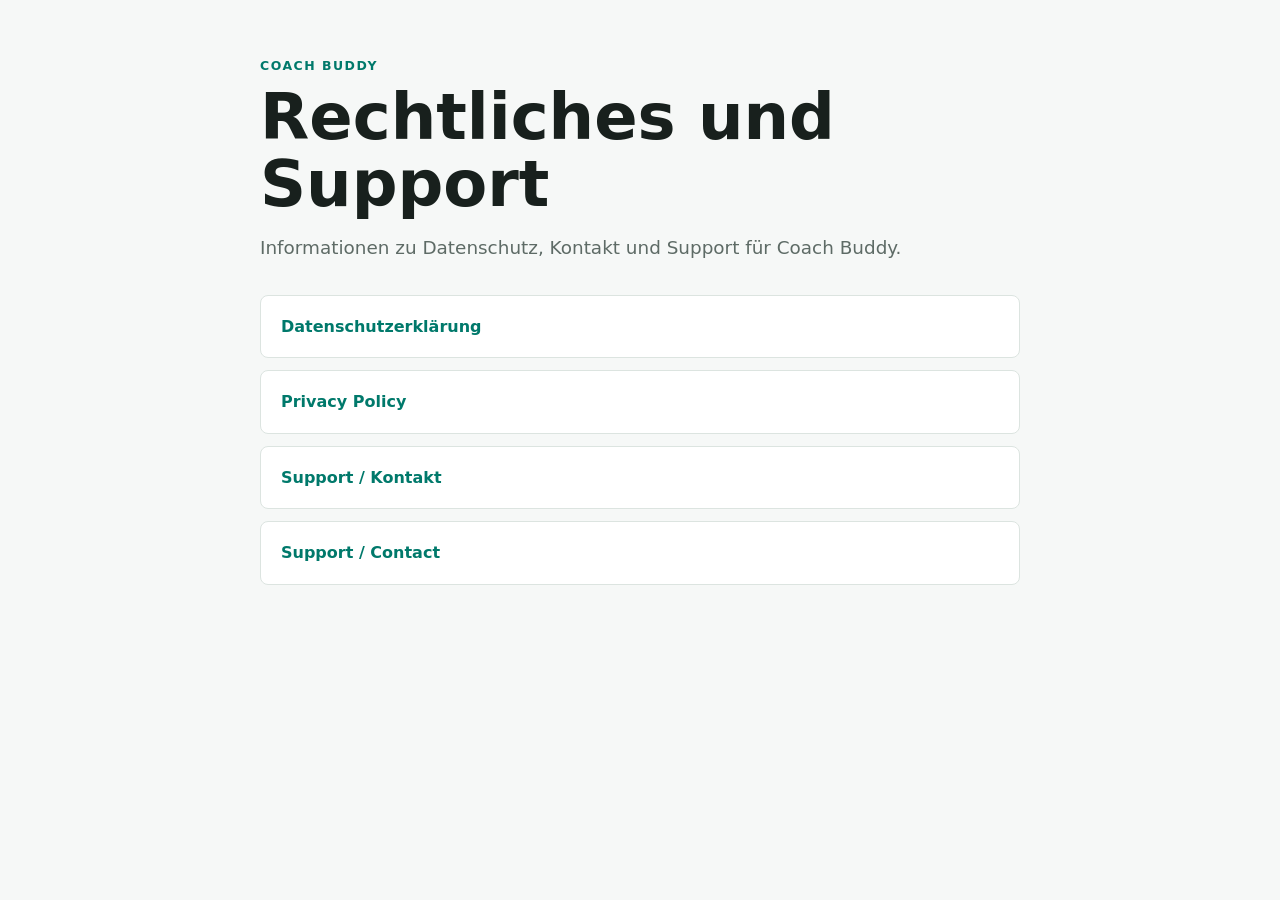
<file: index.html>
<!doctype html>
<html lang="de">
  <head>
    <meta charset="utf-8" />
    <meta name="viewport" content="width=device-width, initial-scale=1" />
    <title>Coach Buddy</title>
    <link rel="stylesheet" href="./styles.css" />
  </head>
  <body>
    <main class="page">
      <p class="eyebrow">Coach Buddy</p>
      <h1>Rechtliches und Support</h1>
      <p class="lead">
        Informationen zu Datenschutz, Kontakt und Support für Coach Buddy.
      </p>

      <nav class="link-list" aria-label="Rechtliche Seiten">
        <a href="./privacy.html">Datenschutzerklärung</a>
        <a href="./privacy-en.html">Privacy Policy</a>
        <a href="./support.html">Support / Kontakt</a>
        <a href="./support-en.html">Support / Contact</a>
      </nav>
    </main>
  </body>
</html>
</file>
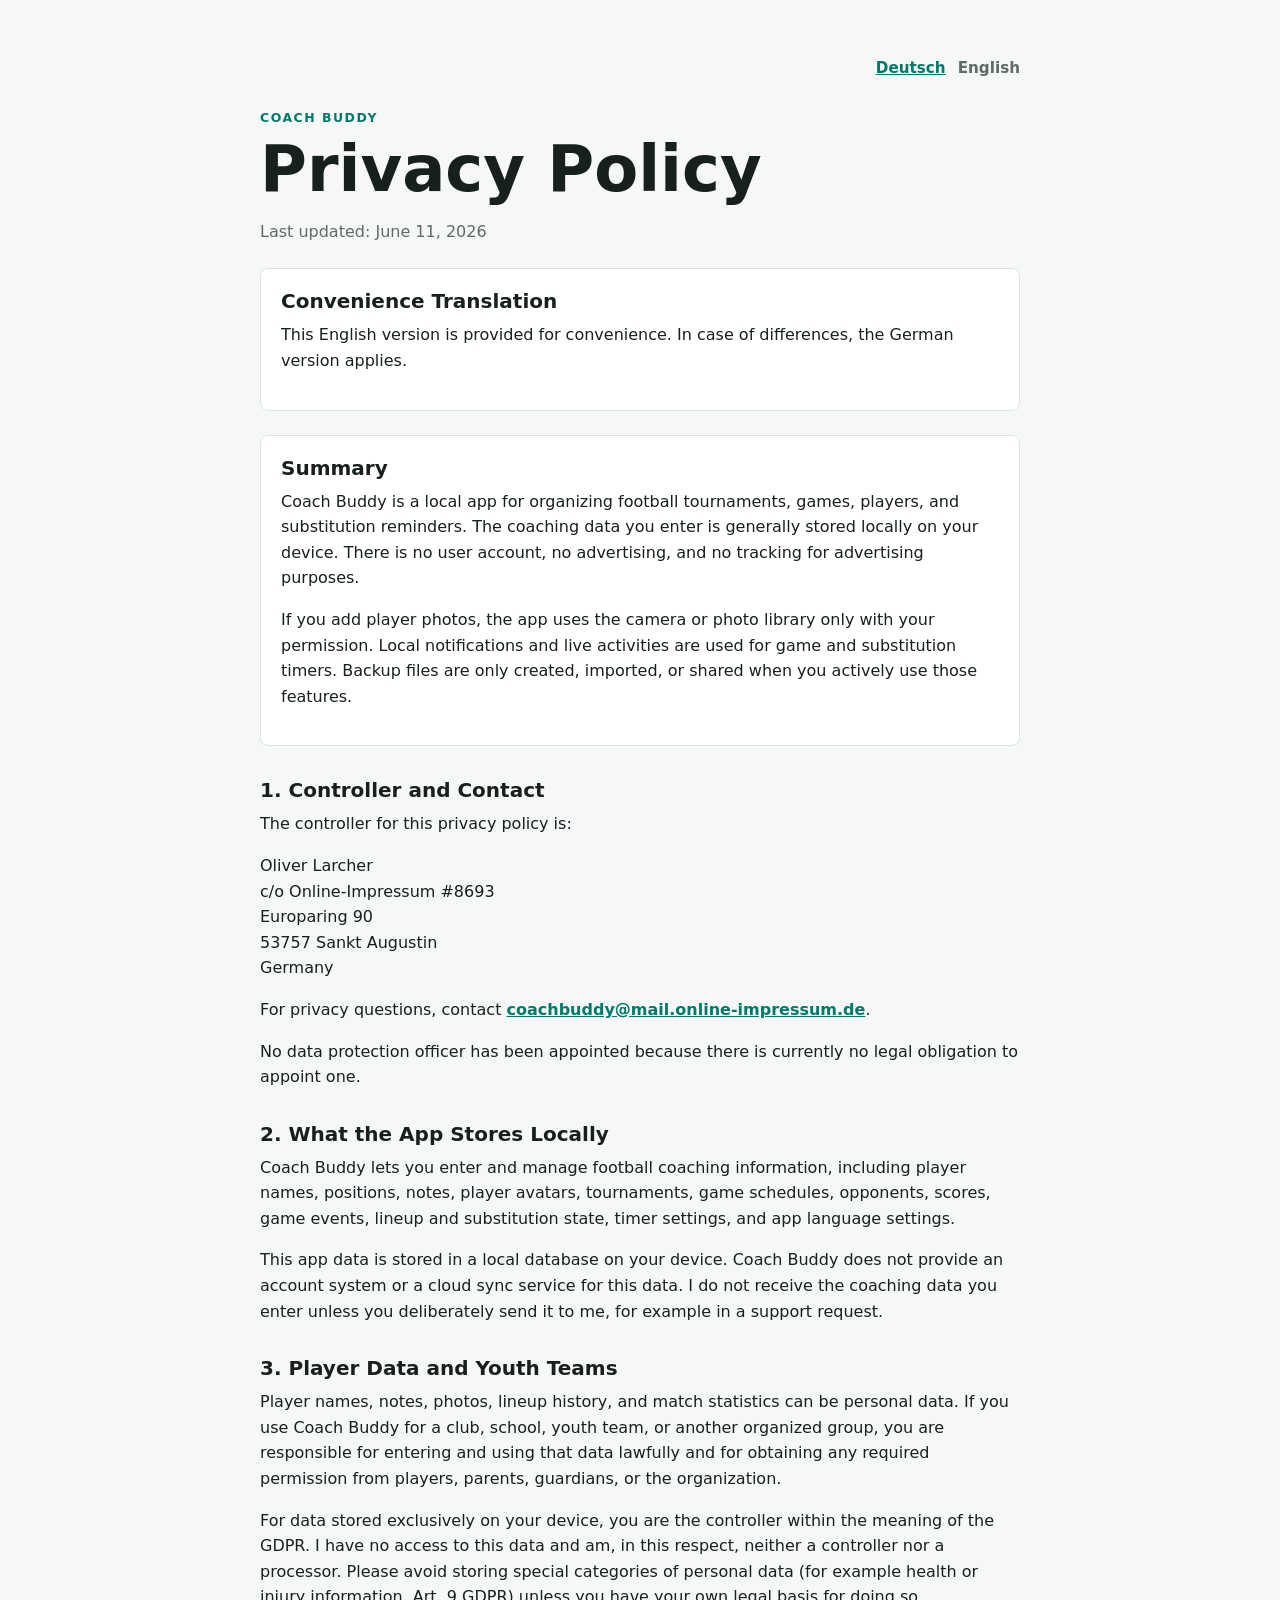
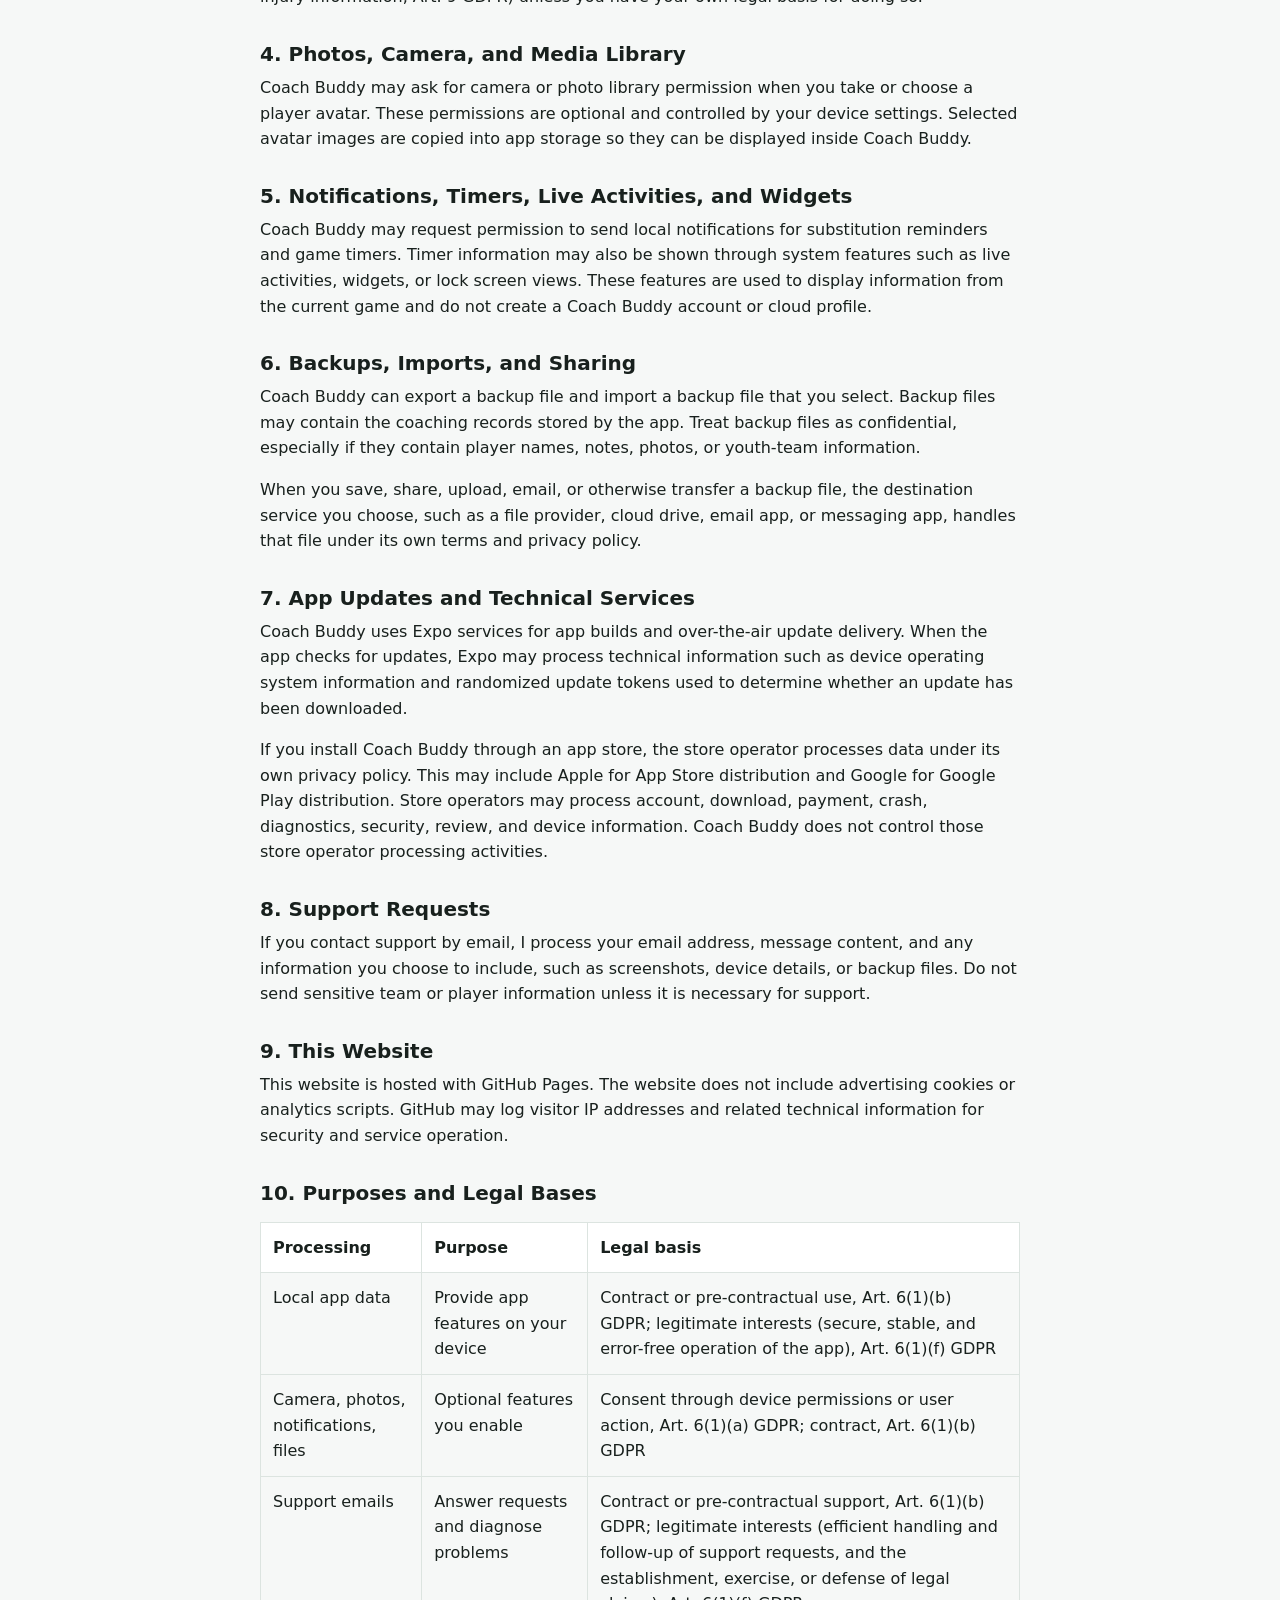
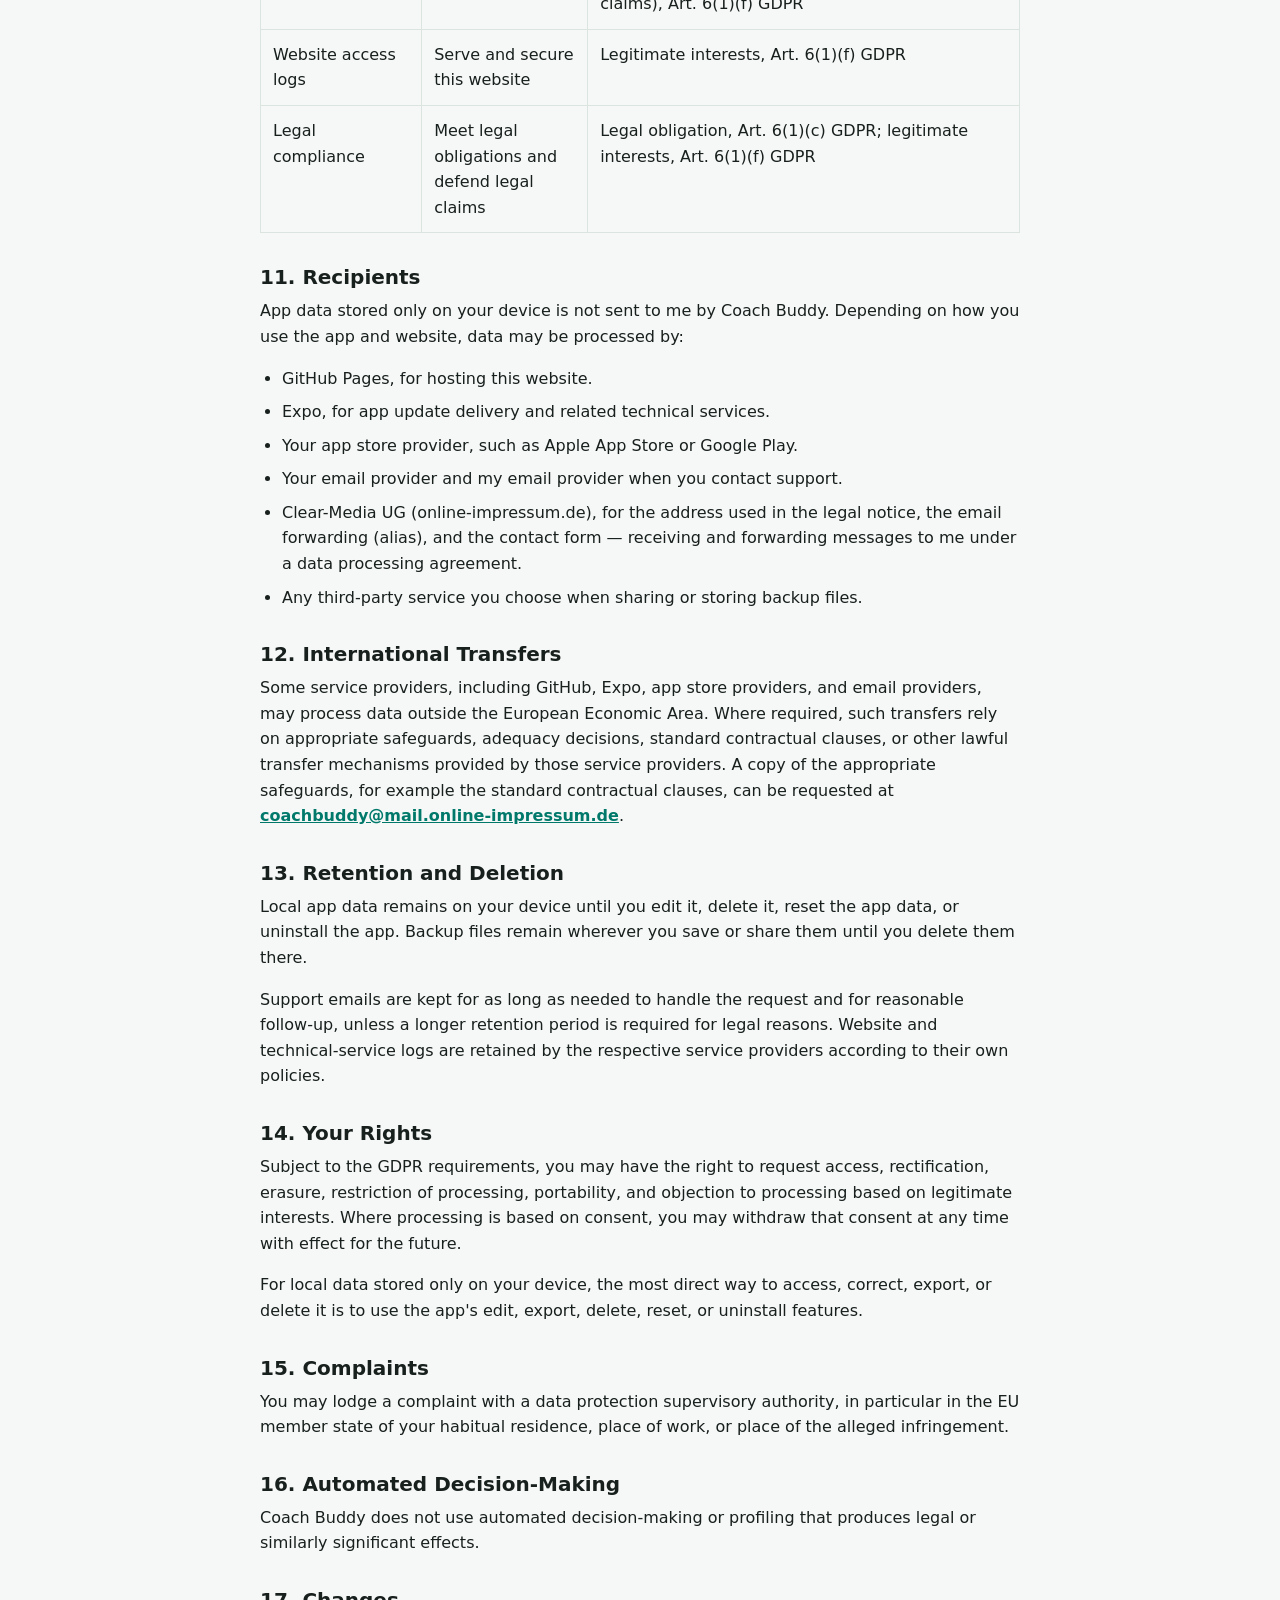
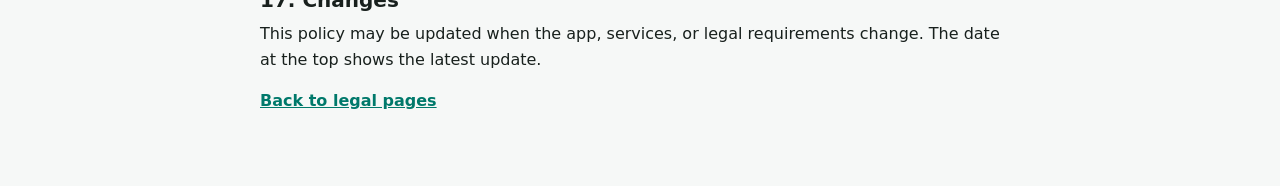
<file: privacy-en.html>
<!doctype html>
<html lang="en">
  <head>
    <meta charset="utf-8" />
    <meta name="viewport" content="width=device-width, initial-scale=1" />
    <title>Privacy Policy - Coach Buddy</title>
    <link rel="stylesheet" href="./styles.css" />
  </head>
  <body>
    <main class="page">
      <nav class="language-switch" aria-label="Language">
        <a href="./privacy.html" lang="de">Deutsch</a>
        <span>English</span>
      </nav>

      <p class="eyebrow">Coach Buddy</p>
      <h1>Privacy Policy</h1>
      <p class="updated">Last updated: June 11, 2026</p>

      <section class="notice">
        <h2>Convenience Translation</h2>
        <p>
          This English version is provided for convenience. In case of
          differences, the German version applies.
        </p>
      </section>

      <section class="notice">
        <h2>Summary</h2>
        <p>
          Coach Buddy is a local app for organizing football tournaments, games,
          players, and substitution reminders. The coaching data you enter is
          generally stored locally on your device. There is no user account, no
          advertising, and no tracking for advertising purposes.
        </p>
        <p>
          If you add player photos, the app uses the camera or photo library only
          with your permission. Local notifications and live activities are used
          for game and substitution timers. Backup files are only created,
          imported, or shared when you actively use those features.
        </p>
      </section>

      <h2>1. Controller and Contact</h2>
      <p>The controller for this privacy policy is:</p>
      <p>
        Oliver Larcher<br />
        c/o Online-Impressum #8693<br />
        Europaring 90<br />
        53757 Sankt Augustin<br />
        Germany
      </p>
      <p>
        For privacy questions, contact
        <a href="mailto:coachbuddy@mail.online-impressum.de">coachbuddy@mail.online-impressum.de</a>.
      </p>
      <p>
        No data protection officer has been appointed because there is currently
        no legal obligation to appoint one.
      </p>

      <h2>2. What the App Stores Locally</h2>
      <p>
        Coach Buddy lets you enter and manage football coaching information,
        including player names, positions, notes, player avatars, tournaments,
        game schedules, opponents, scores, game events, lineup and substitution
        state, timer settings, and app language settings.
      </p>
      <p>
        This app data is stored in a local database on your device. Coach Buddy
        does not provide an account system or a cloud sync service for this data.
        I do not receive the coaching data you enter unless you deliberately send
        it to me, for example in a support request.
      </p>

      <h2>3. Player Data and Youth Teams</h2>
      <p>
        Player names, notes, photos, lineup history, and match statistics can be
        personal data. If you use Coach Buddy for a club, school, youth team, or
        another organized group, you are responsible for entering and using that
        data lawfully and for obtaining any required permission from players,
        parents, guardians, or the organization.
      </p>
      <p>
        For data stored exclusively on your device, you are the controller within
        the meaning of the GDPR. I have no access to this data and am, in this
        respect, neither a controller nor a processor. Please avoid storing
        special categories of personal data (for example health or injury
        information, Art. 9 GDPR) unless you have your own legal basis for doing
        so.
      </p>

      <h2>4. Photos, Camera, and Media Library</h2>
      <p>
        Coach Buddy may ask for camera or photo library permission when you take
        or choose a player avatar. These permissions are optional and controlled
        by your device settings. Selected avatar images are copied into app
        storage so they can be displayed inside Coach Buddy.
      </p>

      <h2>5. Notifications, Timers, Live Activities, and Widgets</h2>
      <p>
        Coach Buddy may request permission to send local notifications for
        substitution reminders and game timers. Timer information may also be
        shown through system features such as live activities, widgets, or lock
        screen views. These features are used to display information from the
        current game and do not create a Coach Buddy account or cloud profile.
      </p>

      <h2>6. Backups, Imports, and Sharing</h2>
      <p>
        Coach Buddy can export a backup file and import a backup file that you
        select. Backup files may contain the coaching records stored by the app.
        Treat backup files as confidential, especially if they contain player
        names, notes, photos, or youth-team information.
      </p>
      <p>
        When you save, share, upload, email, or otherwise transfer a backup file,
        the destination service you choose, such as a file provider, cloud drive,
        email app, or messaging app, handles that file under its own terms and
        privacy policy.
      </p>

      <h2>7. App Updates and Technical Services</h2>
      <p>
        Coach Buddy uses Expo services for app builds and over-the-air update
        delivery. When the app checks for updates, Expo may process technical
        information such as device operating system information and randomized
        update tokens used to determine whether an update has been downloaded.
      </p>
      <p>
        If you install Coach Buddy through an app store, the store operator
        processes data under its own privacy policy. This may include Apple for
        App Store distribution and Google for Google Play distribution. Store
        operators may process account, download, payment, crash, diagnostics,
        security, review, and device information. Coach Buddy does not control
        those store operator processing activities.
      </p>

      <h2>8. Support Requests</h2>
      <p>
        If you contact support by email, I process your email address, message
        content, and any information you choose to include, such as screenshots,
        device details, or backup files. Do not send sensitive team or player
        information unless it is necessary for support.
      </p>

      <h2>9. This Website</h2>
      <p>
        This website is hosted with GitHub Pages. The website does not include
        advertising cookies or analytics scripts. GitHub may log visitor IP
        addresses and related technical information for security and service
        operation.
      </p>

      <h2>10. Purposes and Legal Bases</h2>
      <table>
        <thead>
          <tr>
            <th>Processing</th>
            <th>Purpose</th>
            <th>Legal basis</th>
          </tr>
        </thead>
        <tbody>
          <tr>
            <td data-label="Processing">Local app data</td>
            <td data-label="Purpose">Provide app features on your device</td>
            <td data-label="Legal basis">Contract or pre-contractual use, Art. 6(1)(b) GDPR; legitimate interests (secure, stable, and error-free operation of the app), Art. 6(1)(f) GDPR</td>
          </tr>
          <tr>
            <td data-label="Processing">Camera, photos, notifications, files</td>
            <td data-label="Purpose">Optional features you enable</td>
            <td data-label="Legal basis">Consent through device permissions or user action, Art. 6(1)(a) GDPR; contract, Art. 6(1)(b) GDPR</td>
          </tr>
          <tr>
            <td data-label="Processing">Support emails</td>
            <td data-label="Purpose">Answer requests and diagnose problems</td>
            <td data-label="Legal basis">Contract or pre-contractual support, Art. 6(1)(b) GDPR; legitimate interests (efficient handling and follow-up of support requests, and the establishment, exercise, or defense of legal claims), Art. 6(1)(f) GDPR</td>
          </tr>
          <tr>
            <td data-label="Processing">Website access logs</td>
            <td data-label="Purpose">Serve and secure this website</td>
            <td data-label="Legal basis">Legitimate interests, Art. 6(1)(f) GDPR</td>
          </tr>
          <tr>
            <td data-label="Processing">Legal compliance</td>
            <td data-label="Purpose">Meet legal obligations and defend legal claims</td>
            <td data-label="Legal basis">Legal obligation, Art. 6(1)(c) GDPR; legitimate interests, Art. 6(1)(f) GDPR</td>
          </tr>
        </tbody>
      </table>

      <h2>11. Recipients</h2>
      <p>
        App data stored only on your device is not sent to me by Coach Buddy.
        Depending on how you use the app and website, data may be processed by:
      </p>
      <ul>
        <li>GitHub Pages, for hosting this website.</li>
        <li>Expo, for app update delivery and related technical services.</li>
        <li>Your app store provider, such as Apple App Store or Google Play.</li>
        <li>Your email provider and my email provider when you contact support.</li>
        <li>
          Clear-Media UG (online-impressum.de), for the address used in the legal
          notice, the email forwarding (alias), and the contact form — receiving
          and forwarding messages to me under a data processing agreement.
        </li>
        <li>Any third-party service you choose when sharing or storing backup files.</li>
      </ul>

      <h2>12. International Transfers</h2>
      <p>
        Some service providers, including GitHub, Expo, app store providers, and
        email providers, may process data outside the European Economic Area.
        Where required, such transfers rely on appropriate safeguards, adequacy
        decisions, standard contractual clauses, or other lawful transfer
        mechanisms provided by those service providers. A copy of the
        appropriate safeguards, for example the standard contractual clauses,
        can be requested at
        <a href="mailto:coachbuddy@mail.online-impressum.de">coachbuddy@mail.online-impressum.de</a>.
      </p>

      <h2>13. Retention and Deletion</h2>
      <p>
        Local app data remains on your device until you edit it, delete it, reset
        the app data, or uninstall the app. Backup files remain wherever you save
        or share them until you delete them there.
      </p>
      <p>
        Support emails are kept for as long as needed to handle the request and
        for reasonable follow-up, unless a longer retention period is required
        for legal reasons. Website and technical-service logs are retained by the
        respective service providers according to their own policies.
      </p>

      <h2>14. Your Rights</h2>
      <p>
        Subject to the GDPR requirements, you may have the right to request
        access, rectification, erasure, restriction of processing, portability,
        and objection to processing based on legitimate interests. Where
        processing is based on consent, you may withdraw that consent at any time
        with effect for the future.
      </p>
      <p>
        For local data stored only on your device, the most direct way to access,
        correct, export, or delete it is to use the app's edit, export, delete,
        reset, or uninstall features.
      </p>

      <h2>15. Complaints</h2>
      <p>
        You may lodge a complaint with a data protection supervisory authority,
        in particular in the EU member state of your habitual residence, place of
        work, or place of the alleged infringement.
      </p>

      <h2>16. Automated Decision-Making</h2>
      <p>
        Coach Buddy does not use automated decision-making or profiling that
        produces legal or similarly significant effects.
      </p>

      <h2>17. Changes</h2>
      <p>
        This policy may be updated when the app, services, or legal requirements
        change. The date at the top shows the latest update.
      </p>

      <p class="back-link"><a href="./index.html">Back to legal pages</a></p>
    </main>
  </body>
</html>
</file>
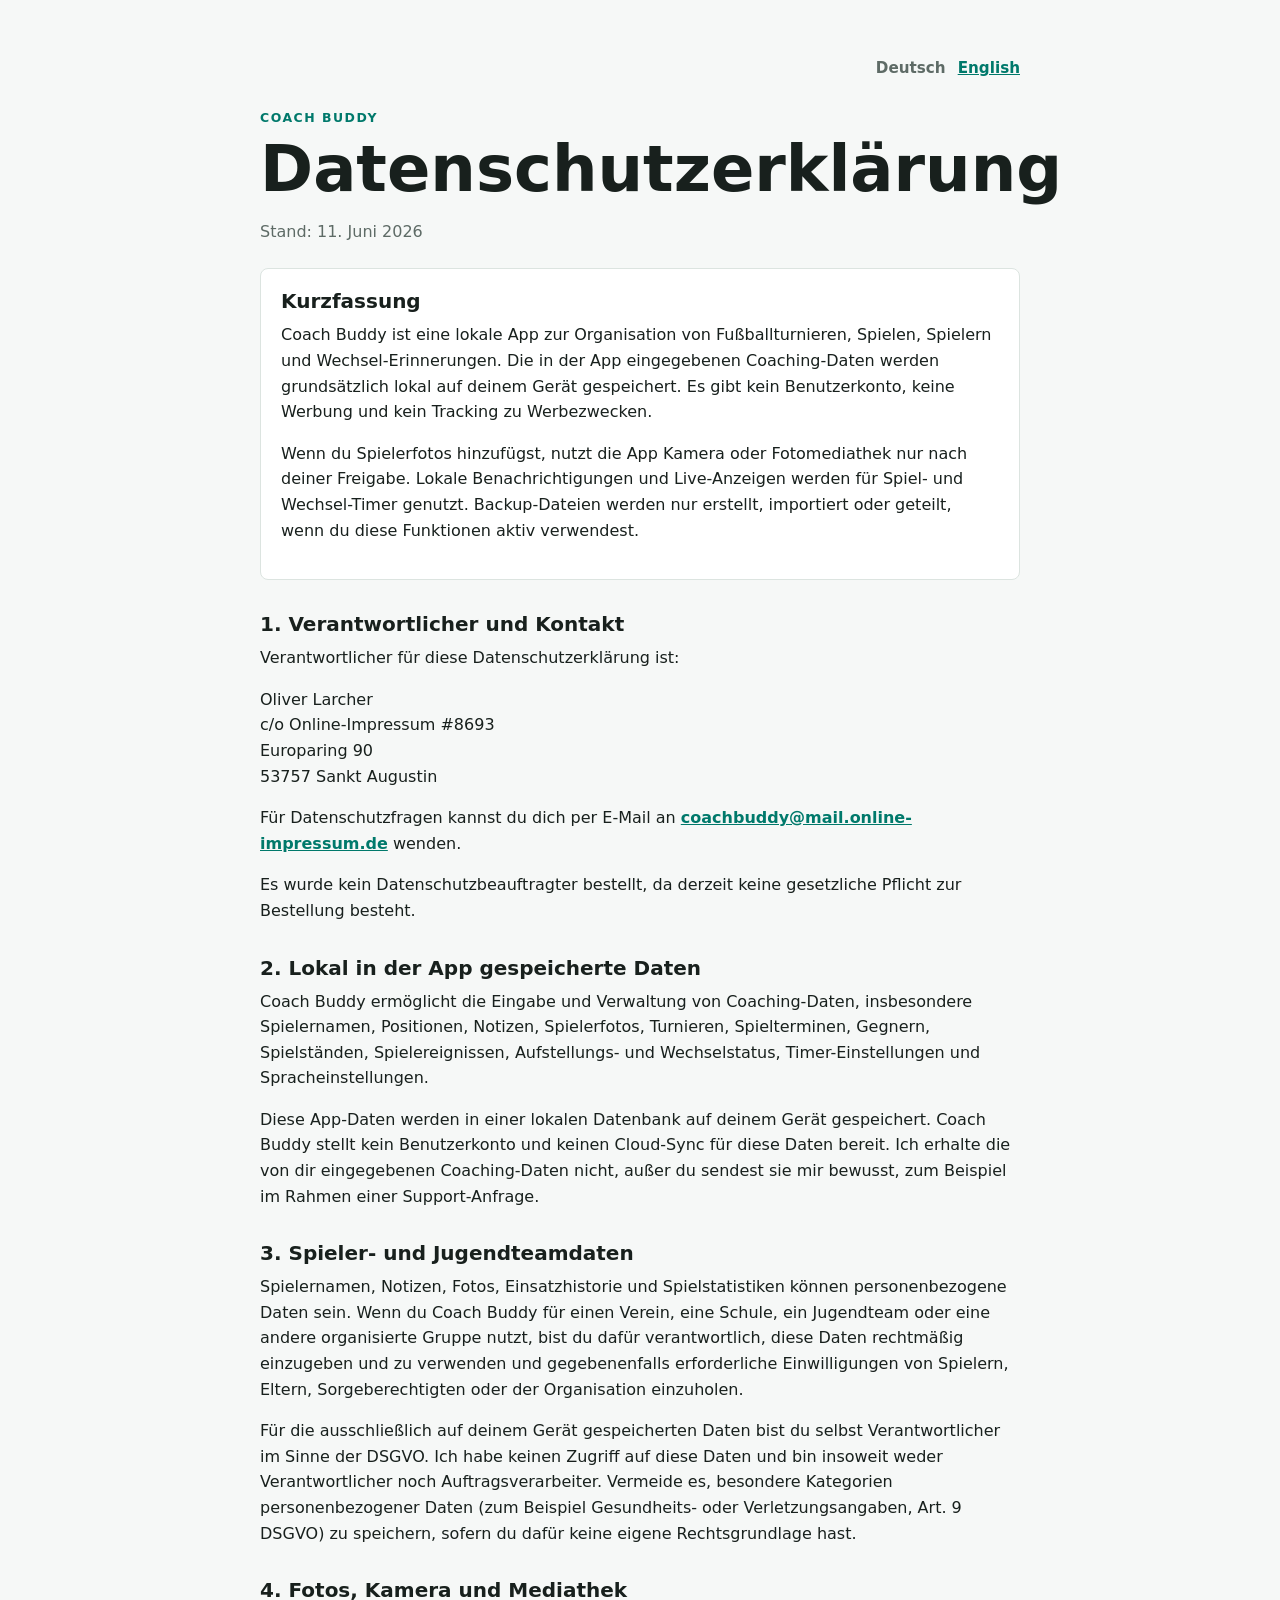
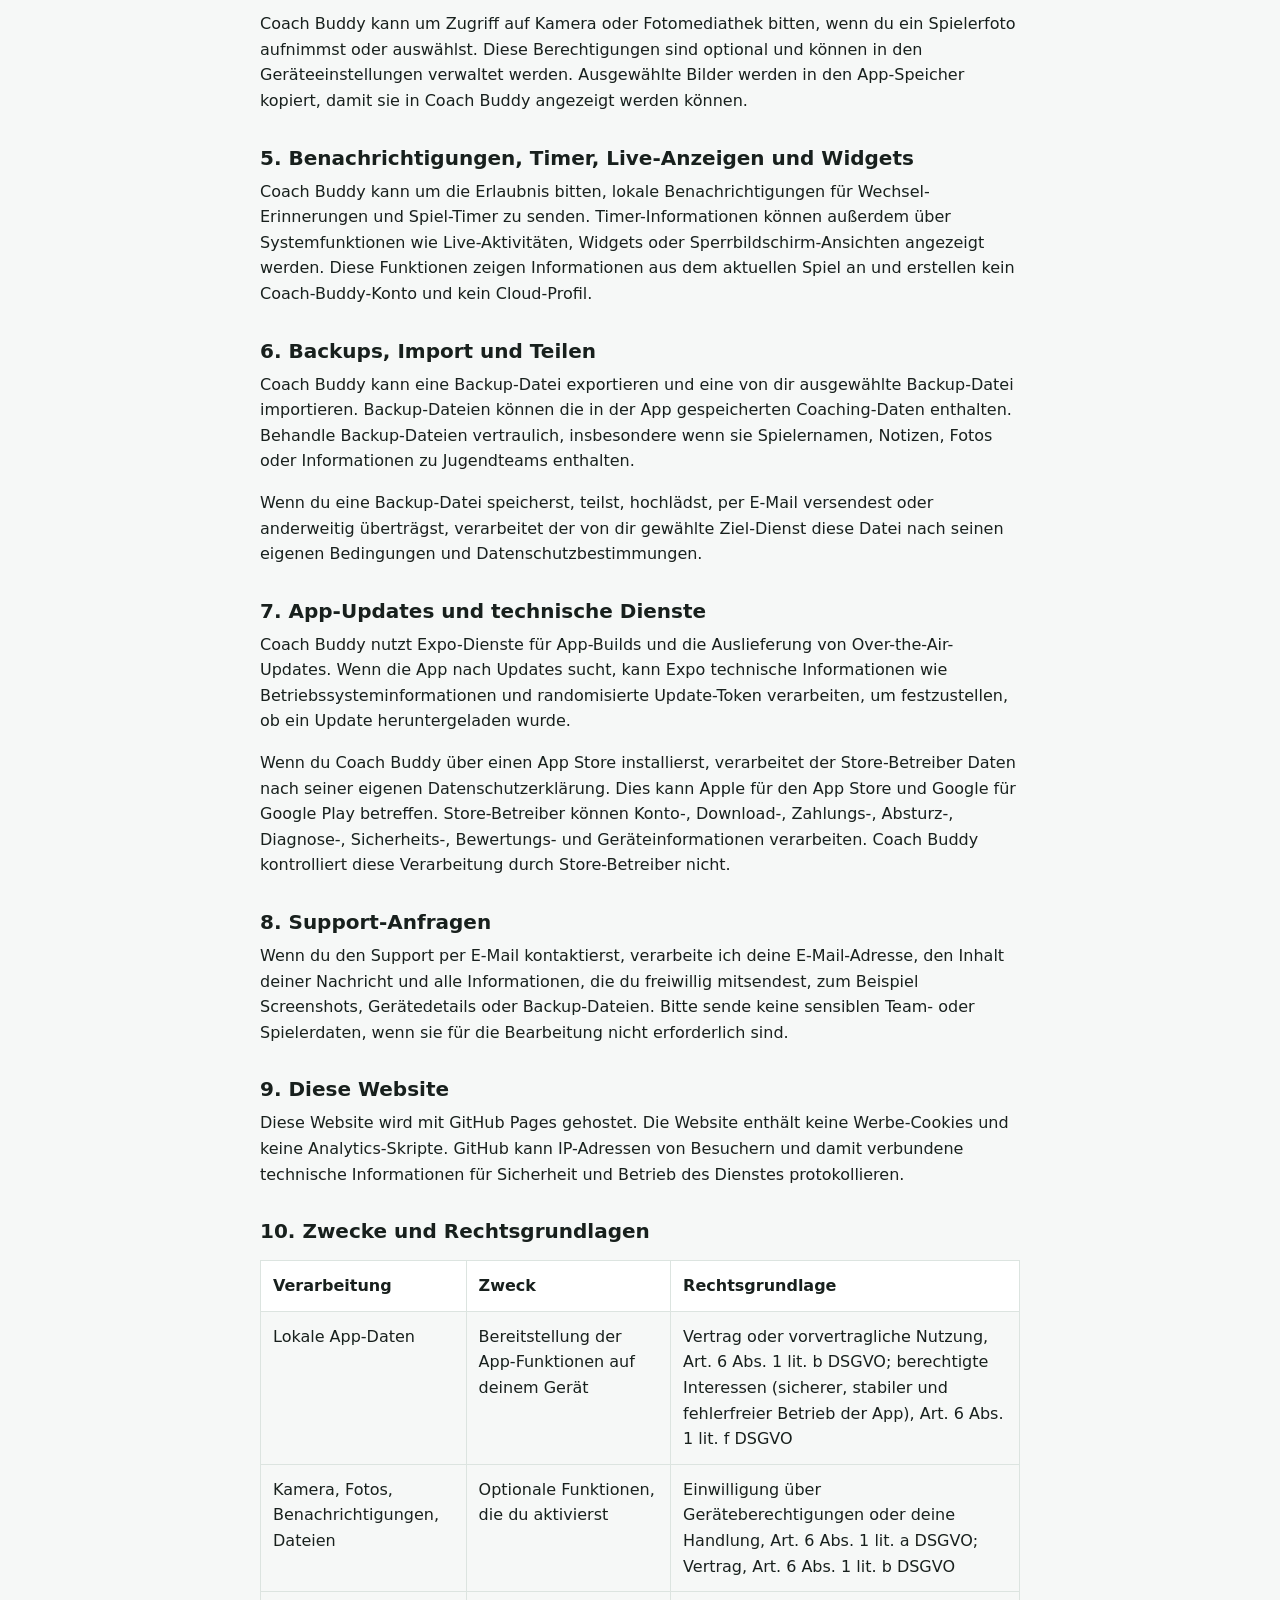
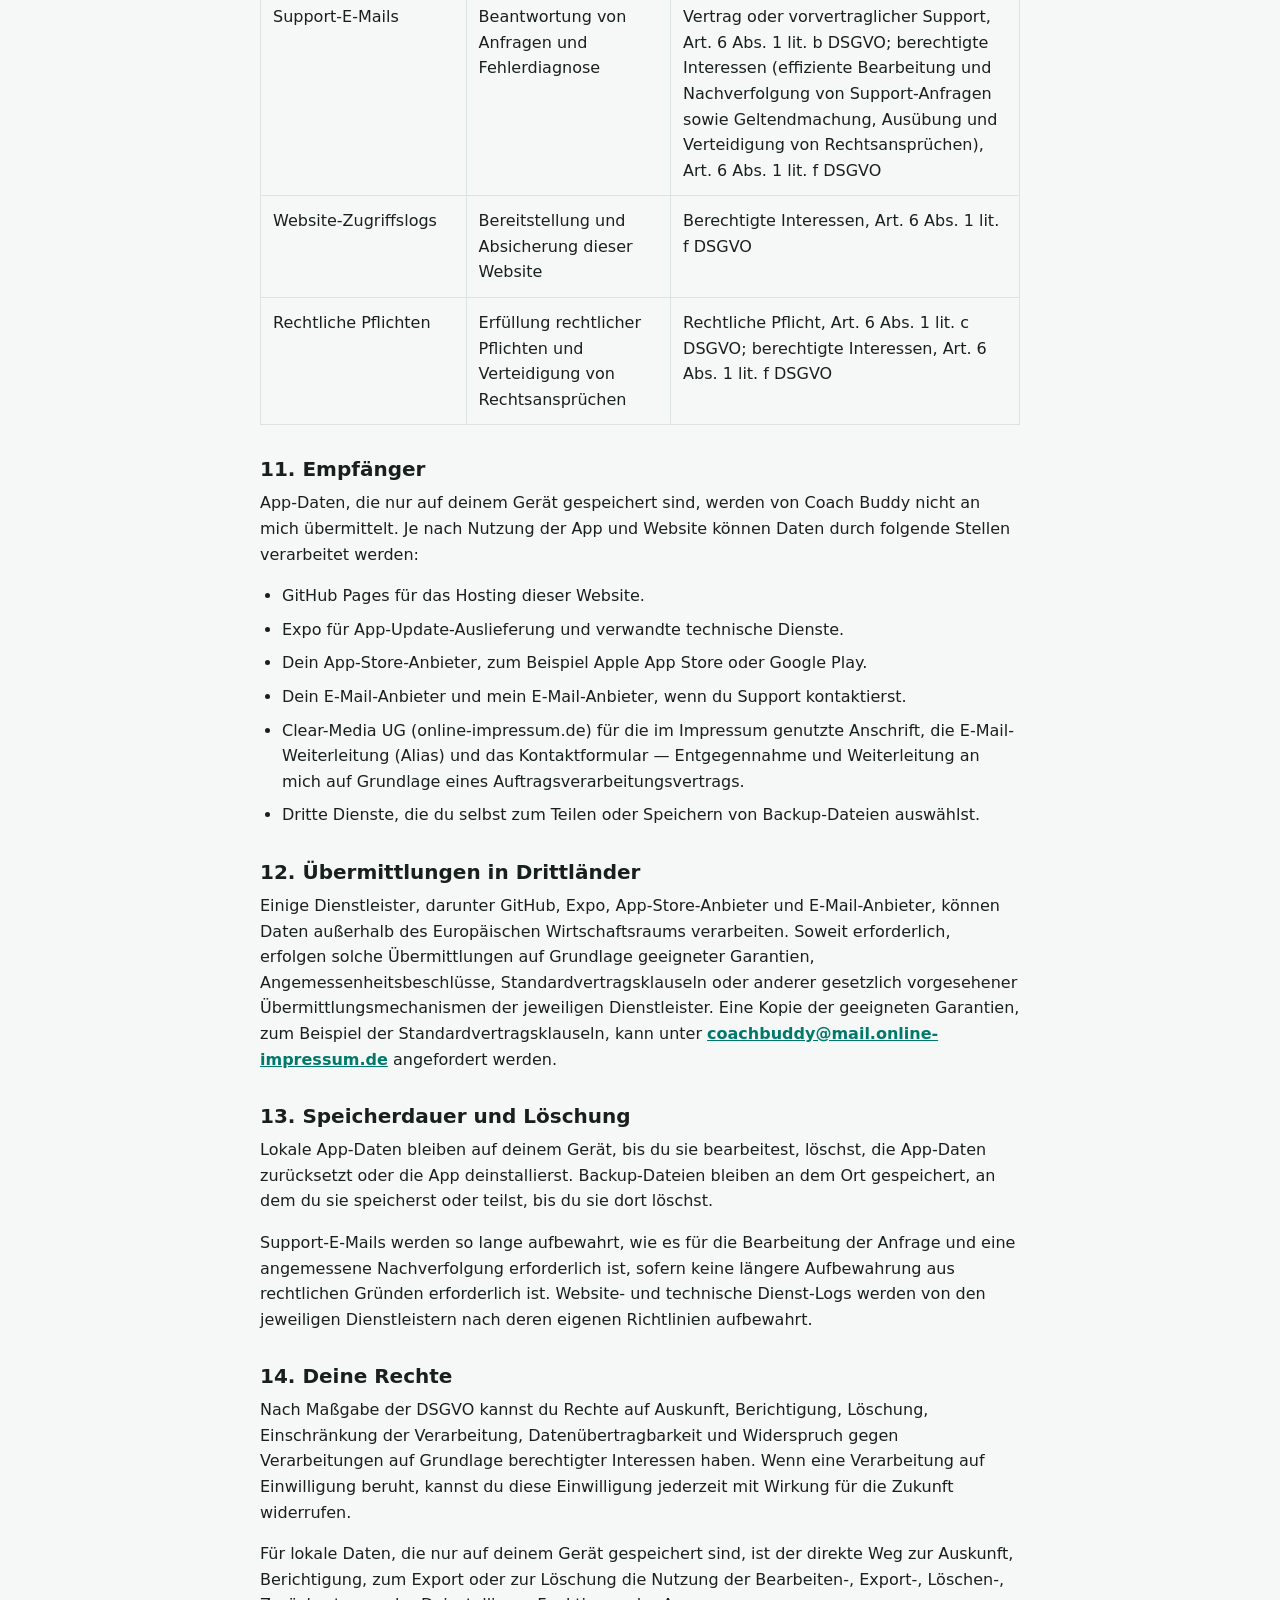
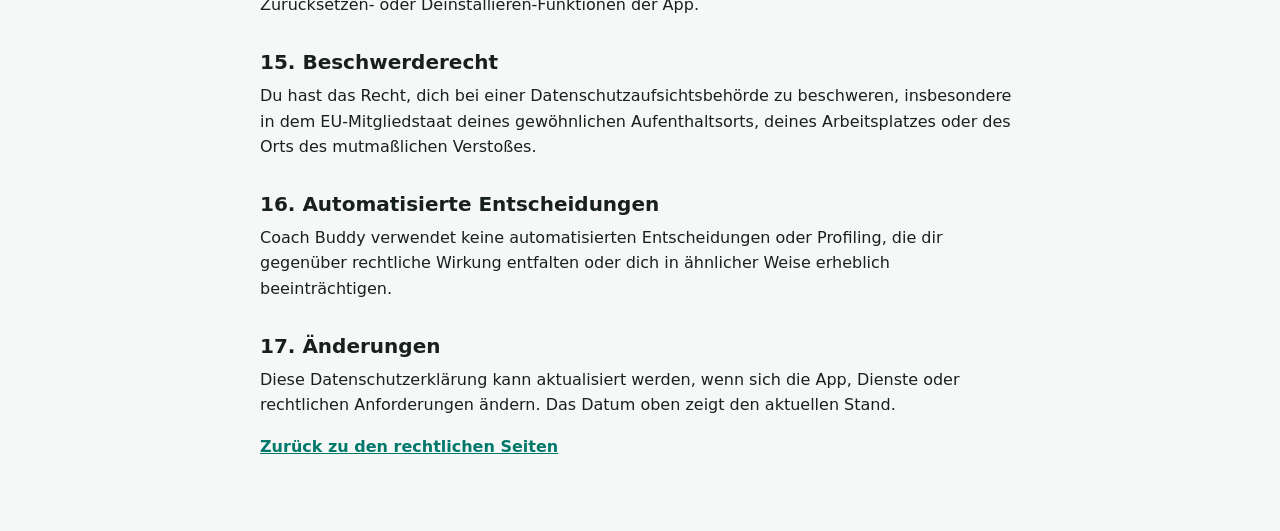
<file: privacy.html>
<!doctype html>
<html lang="de">
  <head>
    <meta charset="utf-8" />
    <meta name="viewport" content="width=device-width, initial-scale=1" />
    <title>Datenschutzerklärung - Coach Buddy</title>
    <link rel="stylesheet" href="./styles.css" />
  </head>
  <body>
    <main class="page">
      <nav class="language-switch" aria-label="Sprache">
        <span>Deutsch</span>
        <a href="./privacy-en.html" lang="en">English</a>
      </nav>

      <p class="eyebrow">Coach Buddy</p>
      <h1>Datenschutzerklärung</h1>
      <p class="updated">Stand: 11. Juni 2026</p>

      <section class="notice">
        <h2>Kurzfassung</h2>
        <p>
          Coach Buddy ist eine lokale App zur Organisation von Fußballturnieren,
          Spielen, Spielern und Wechsel-Erinnerungen. Die in der App
          eingegebenen Coaching-Daten werden grundsätzlich lokal auf deinem
          Gerät gespeichert. Es gibt kein Benutzerkonto, keine Werbung und kein
          Tracking zu Werbezwecken.
        </p>
        <p>
          Wenn du Spielerfotos hinzufügst, nutzt die App Kamera oder
          Fotomediathek nur nach deiner Freigabe. Lokale Benachrichtigungen und
          Live-Anzeigen werden für Spiel- und Wechsel-Timer genutzt.
          Backup-Dateien werden nur erstellt, importiert oder geteilt, wenn du
          diese Funktionen aktiv verwendest.
        </p>
      </section>

      <h2>1. Verantwortlicher und Kontakt</h2>
      <p>Verantwortlicher für diese Datenschutzerklärung ist:</p>
      <p>
        Oliver Larcher<br />
        c/o Online-Impressum #8693<br />
        Europaring 90<br />
        53757 Sankt Augustin
      </p>
      <p>
        Für Datenschutzfragen kannst du dich per E-Mail an
        <a href="mailto:coachbuddy@mail.online-impressum.de">coachbuddy@mail.online-impressum.de</a>
        wenden.
      </p>
      <p>
        Es wurde kein Datenschutzbeauftragter bestellt, da derzeit keine
        gesetzliche Pflicht zur Bestellung besteht.
      </p>

      <h2>2. Lokal in der App gespeicherte Daten</h2>
      <p>
        Coach Buddy ermöglicht die Eingabe und Verwaltung von Coaching-Daten,
        insbesondere Spielernamen, Positionen, Notizen, Spielerfotos,
        Turnieren, Spielterminen, Gegnern, Spielständen, Spielereignissen,
        Aufstellungs- und Wechselstatus, Timer-Einstellungen und
        Spracheinstellungen.
      </p>
      <p>
        Diese App-Daten werden in einer lokalen Datenbank auf deinem Gerät
        gespeichert. Coach Buddy stellt kein Benutzerkonto und keinen Cloud-Sync
        für diese Daten bereit. Ich erhalte die von dir eingegebenen
        Coaching-Daten nicht, außer du sendest sie mir bewusst, zum Beispiel im
        Rahmen einer Support-Anfrage.
      </p>

      <h2>3. Spieler- und Jugendteamdaten</h2>
      <p>
        Spielernamen, Notizen, Fotos, Einsatzhistorie und Spielstatistiken
        können personenbezogene Daten sein. Wenn du Coach Buddy für einen
        Verein, eine Schule, ein Jugendteam oder eine andere organisierte Gruppe
        nutzt, bist du dafür verantwortlich, diese Daten rechtmäßig einzugeben
        und zu verwenden und gegebenenfalls erforderliche Einwilligungen von
        Spielern, Eltern, Sorgeberechtigten oder der Organisation einzuholen.
      </p>
      <p>
        Für die ausschließlich auf deinem Gerät gespeicherten Daten bist du
        selbst Verantwortlicher im Sinne der DSGVO. Ich habe keinen Zugriff auf
        diese Daten und bin insoweit weder Verantwortlicher noch
        Auftragsverarbeiter. Vermeide es, besondere Kategorien
        personenbezogener Daten (zum Beispiel Gesundheits- oder
        Verletzungsangaben, Art. 9 DSGVO) zu speichern, sofern du dafür keine
        eigene Rechtsgrundlage hast.
      </p>

      <h2>4. Fotos, Kamera und Mediathek</h2>
      <p>
        Coach Buddy kann um Zugriff auf Kamera oder Fotomediathek bitten, wenn
        du ein Spielerfoto aufnimmst oder auswählst. Diese Berechtigungen sind
        optional und können in den Geräteeinstellungen verwaltet werden.
        Ausgewählte Bilder werden in den App-Speicher kopiert, damit sie in
        Coach Buddy angezeigt werden können.
      </p>

      <h2>5. Benachrichtigungen, Timer, Live-Anzeigen und Widgets</h2>
      <p>
        Coach Buddy kann um die Erlaubnis bitten, lokale Benachrichtigungen für
        Wechsel-Erinnerungen und Spiel-Timer zu senden. Timer-Informationen
        können außerdem über Systemfunktionen wie Live-Aktivitäten, Widgets
        oder Sperrbildschirm-Ansichten angezeigt werden. Diese Funktionen zeigen
        Informationen aus dem aktuellen Spiel an und erstellen kein
        Coach-Buddy-Konto und kein Cloud-Profil.
      </p>

      <h2>6. Backups, Import und Teilen</h2>
      <p>
        Coach Buddy kann eine Backup-Datei exportieren und eine von dir
        ausgewählte Backup-Datei importieren. Backup-Dateien können die in der
        App gespeicherten Coaching-Daten enthalten. Behandle Backup-Dateien
        vertraulich, insbesondere wenn sie Spielernamen, Notizen, Fotos oder
        Informationen zu Jugendteams enthalten.
      </p>
      <p>
        Wenn du eine Backup-Datei speicherst, teilst, hochlädst, per E-Mail
        versendest oder anderweitig überträgst, verarbeitet der von dir
        gewählte Ziel-Dienst diese Datei nach seinen eigenen Bedingungen und
        Datenschutzbestimmungen.
      </p>

      <h2>7. App-Updates und technische Dienste</h2>
      <p>
        Coach Buddy nutzt Expo-Dienste für App-Builds und die Auslieferung von
        Over-the-Air-Updates. Wenn die App nach Updates sucht, kann Expo
        technische Informationen wie Betriebssysteminformationen und
        randomisierte Update-Token verarbeiten, um festzustellen, ob ein Update
        heruntergeladen wurde.
      </p>
      <p>
        Wenn du Coach Buddy über einen App Store installierst, verarbeitet der
        Store-Betreiber Daten nach seiner eigenen Datenschutzerklärung. Dies
        kann Apple für den App Store und Google für Google Play betreffen.
        Store-Betreiber können Konto-, Download-, Zahlungs-, Absturz-,
        Diagnose-, Sicherheits-, Bewertungs- und Geräteinformationen
        verarbeiten. Coach Buddy kontrolliert diese Verarbeitung durch
        Store-Betreiber nicht.
      </p>

      <h2>8. Support-Anfragen</h2>
      <p>
        Wenn du den Support per E-Mail kontaktierst, verarbeite ich deine
        E-Mail-Adresse, den Inhalt deiner Nachricht und alle Informationen, die
        du freiwillig mitsendest, zum Beispiel Screenshots, Gerätedetails oder
        Backup-Dateien. Bitte sende keine sensiblen Team- oder Spielerdaten,
        wenn sie für die Bearbeitung nicht erforderlich sind.
      </p>

      <h2>9. Diese Website</h2>
      <p>
        Diese Website wird mit GitHub Pages gehostet. Die Website enthält keine
        Werbe-Cookies und keine Analytics-Skripte. GitHub kann IP-Adressen von
        Besuchern und damit verbundene technische Informationen für Sicherheit
        und Betrieb des Dienstes protokollieren.
      </p>

      <h2>10. Zwecke und Rechtsgrundlagen</h2>
      <table>
        <thead>
          <tr>
            <th>Verarbeitung</th>
            <th>Zweck</th>
            <th>Rechtsgrundlage</th>
          </tr>
        </thead>
        <tbody>
          <tr>
            <td data-label="Verarbeitung">Lokale App-Daten</td>
            <td data-label="Zweck">Bereitstellung der App-Funktionen auf deinem Gerät</td>
            <td data-label="Rechtsgrundlage">Vertrag oder vorvertragliche Nutzung, Art. 6 Abs. 1 lit. b DSGVO; berechtigte Interessen (sicherer, stabiler und fehlerfreier Betrieb der App), Art. 6 Abs. 1 lit. f DSGVO</td>
          </tr>
          <tr>
            <td data-label="Verarbeitung">Kamera, Fotos, Benachrichtigungen, Dateien</td>
            <td data-label="Zweck">Optionale Funktionen, die du aktivierst</td>
            <td data-label="Rechtsgrundlage">Einwilligung über Geräteberechtigungen oder deine Handlung, Art. 6 Abs. 1 lit. a DSGVO; Vertrag, Art. 6 Abs. 1 lit. b DSGVO</td>
          </tr>
          <tr>
            <td data-label="Verarbeitung">Support-E-Mails</td>
            <td data-label="Zweck">Beantwortung von Anfragen und Fehlerdiagnose</td>
            <td data-label="Rechtsgrundlage">Vertrag oder vorvertraglicher Support, Art. 6 Abs. 1 lit. b DSGVO; berechtigte Interessen (effiziente Bearbeitung und Nachverfolgung von Support-Anfragen sowie Geltendmachung, Ausübung und Verteidigung von Rechtsansprüchen), Art. 6 Abs. 1 lit. f DSGVO</td>
          </tr>
          <tr>
            <td data-label="Verarbeitung">Website-Zugriffslogs</td>
            <td data-label="Zweck">Bereitstellung und Absicherung dieser Website</td>
            <td data-label="Rechtsgrundlage">Berechtigte Interessen, Art. 6 Abs. 1 lit. f DSGVO</td>
          </tr>
          <tr>
            <td data-label="Verarbeitung">Rechtliche Pflichten</td>
            <td data-label="Zweck">Erfüllung rechtlicher Pflichten und Verteidigung von Rechtsansprüchen</td>
            <td data-label="Rechtsgrundlage">Rechtliche Pflicht, Art. 6 Abs. 1 lit. c DSGVO; berechtigte Interessen, Art. 6 Abs. 1 lit. f DSGVO</td>
          </tr>
        </tbody>
      </table>

      <h2>11. Empfänger</h2>
      <p>
        App-Daten, die nur auf deinem Gerät gespeichert sind, werden von Coach
        Buddy nicht an mich übermittelt. Je nach Nutzung der App und Website
        können Daten durch folgende Stellen verarbeitet werden:
      </p>
      <ul>
        <li>GitHub Pages für das Hosting dieser Website.</li>
        <li>Expo für App-Update-Auslieferung und verwandte technische Dienste.</li>
        <li>Dein App-Store-Anbieter, zum Beispiel Apple App Store oder Google Play.</li>
        <li>Dein E-Mail-Anbieter und mein E-Mail-Anbieter, wenn du Support kontaktierst.</li>
        <li>
          Clear-Media UG (online-impressum.de) für die im Impressum genutzte
          Anschrift, die E-Mail-Weiterleitung (Alias) und das Kontaktformular —
          Entgegennahme und Weiterleitung an mich auf Grundlage eines
          Auftragsverarbeitungsvertrags.
        </li>
        <li>Dritte Dienste, die du selbst zum Teilen oder Speichern von Backup-Dateien auswählst.</li>
      </ul>

      <h2>12. Übermittlungen in Drittländer</h2>
      <p>
        Einige Dienstleister, darunter GitHub, Expo, App-Store-Anbieter und
        E-Mail-Anbieter, können Daten außerhalb des Europäischen
        Wirtschaftsraums verarbeiten. Soweit erforderlich, erfolgen solche
        Übermittlungen auf Grundlage geeigneter Garantien,
        Angemessenheitsbeschlüsse, Standardvertragsklauseln oder anderer
        gesetzlich vorgesehener Übermittlungsmechanismen der jeweiligen
        Dienstleister. Eine Kopie der geeigneten Garantien, zum Beispiel der
        Standardvertragsklauseln, kann unter
        <a href="mailto:coachbuddy@mail.online-impressum.de">coachbuddy@mail.online-impressum.de</a>
        angefordert werden.
      </p>

      <h2>13. Speicherdauer und Löschung</h2>
      <p>
        Lokale App-Daten bleiben auf deinem Gerät, bis du sie bearbeitest,
        löschst, die App-Daten zurücksetzt oder die App deinstallierst.
        Backup-Dateien bleiben an dem Ort gespeichert, an dem du sie speicherst
        oder teilst, bis du sie dort löschst.
      </p>
      <p>
        Support-E-Mails werden so lange aufbewahrt, wie es für die Bearbeitung
        der Anfrage und eine angemessene Nachverfolgung erforderlich ist, sofern
        keine längere Aufbewahrung aus rechtlichen Gründen erforderlich ist.
        Website- und technische Dienst-Logs werden von den jeweiligen
        Dienstleistern nach deren eigenen Richtlinien aufbewahrt.
      </p>

      <h2>14. Deine Rechte</h2>
      <p>
        Nach Maßgabe der DSGVO kannst du Rechte auf Auskunft, Berichtigung,
        Löschung, Einschränkung der Verarbeitung, Datenübertragbarkeit und
        Widerspruch gegen Verarbeitungen auf Grundlage berechtigter Interessen
        haben. Wenn eine Verarbeitung auf Einwilligung beruht, kannst du diese
        Einwilligung jederzeit mit Wirkung für die Zukunft widerrufen.
      </p>
      <p>
        Für lokale Daten, die nur auf deinem Gerät gespeichert sind, ist der
        direkte Weg zur Auskunft, Berichtigung, zum Export oder zur Löschung die
        Nutzung der Bearbeiten-, Export-, Löschen-, Zurücksetzen- oder
        Deinstallieren-Funktionen der App.
      </p>

      <h2>15. Beschwerderecht</h2>
      <p>
        Du hast das Recht, dich bei einer Datenschutzaufsichtsbehörde zu
        beschweren, insbesondere in dem EU-Mitgliedstaat deines gewöhnlichen
        Aufenthaltsorts, deines Arbeitsplatzes oder des Orts des mutmaßlichen
        Verstoßes.
      </p>

      <h2>16. Automatisierte Entscheidungen</h2>
      <p>
        Coach Buddy verwendet keine automatisierten Entscheidungen oder
        Profiling, die dir gegenüber rechtliche Wirkung entfalten oder dich in
        ähnlicher Weise erheblich beeinträchtigen.
      </p>

      <h2>17. Änderungen</h2>
      <p>
        Diese Datenschutzerklärung kann aktualisiert werden, wenn sich die App,
        Dienste oder rechtlichen Anforderungen ändern. Das Datum oben zeigt den
        aktuellen Stand.
      </p>

      <p class="back-link"><a href="./index.html">Zurück zu den rechtlichen Seiten</a></p>
    </main>
  </body>
</html>
</file>
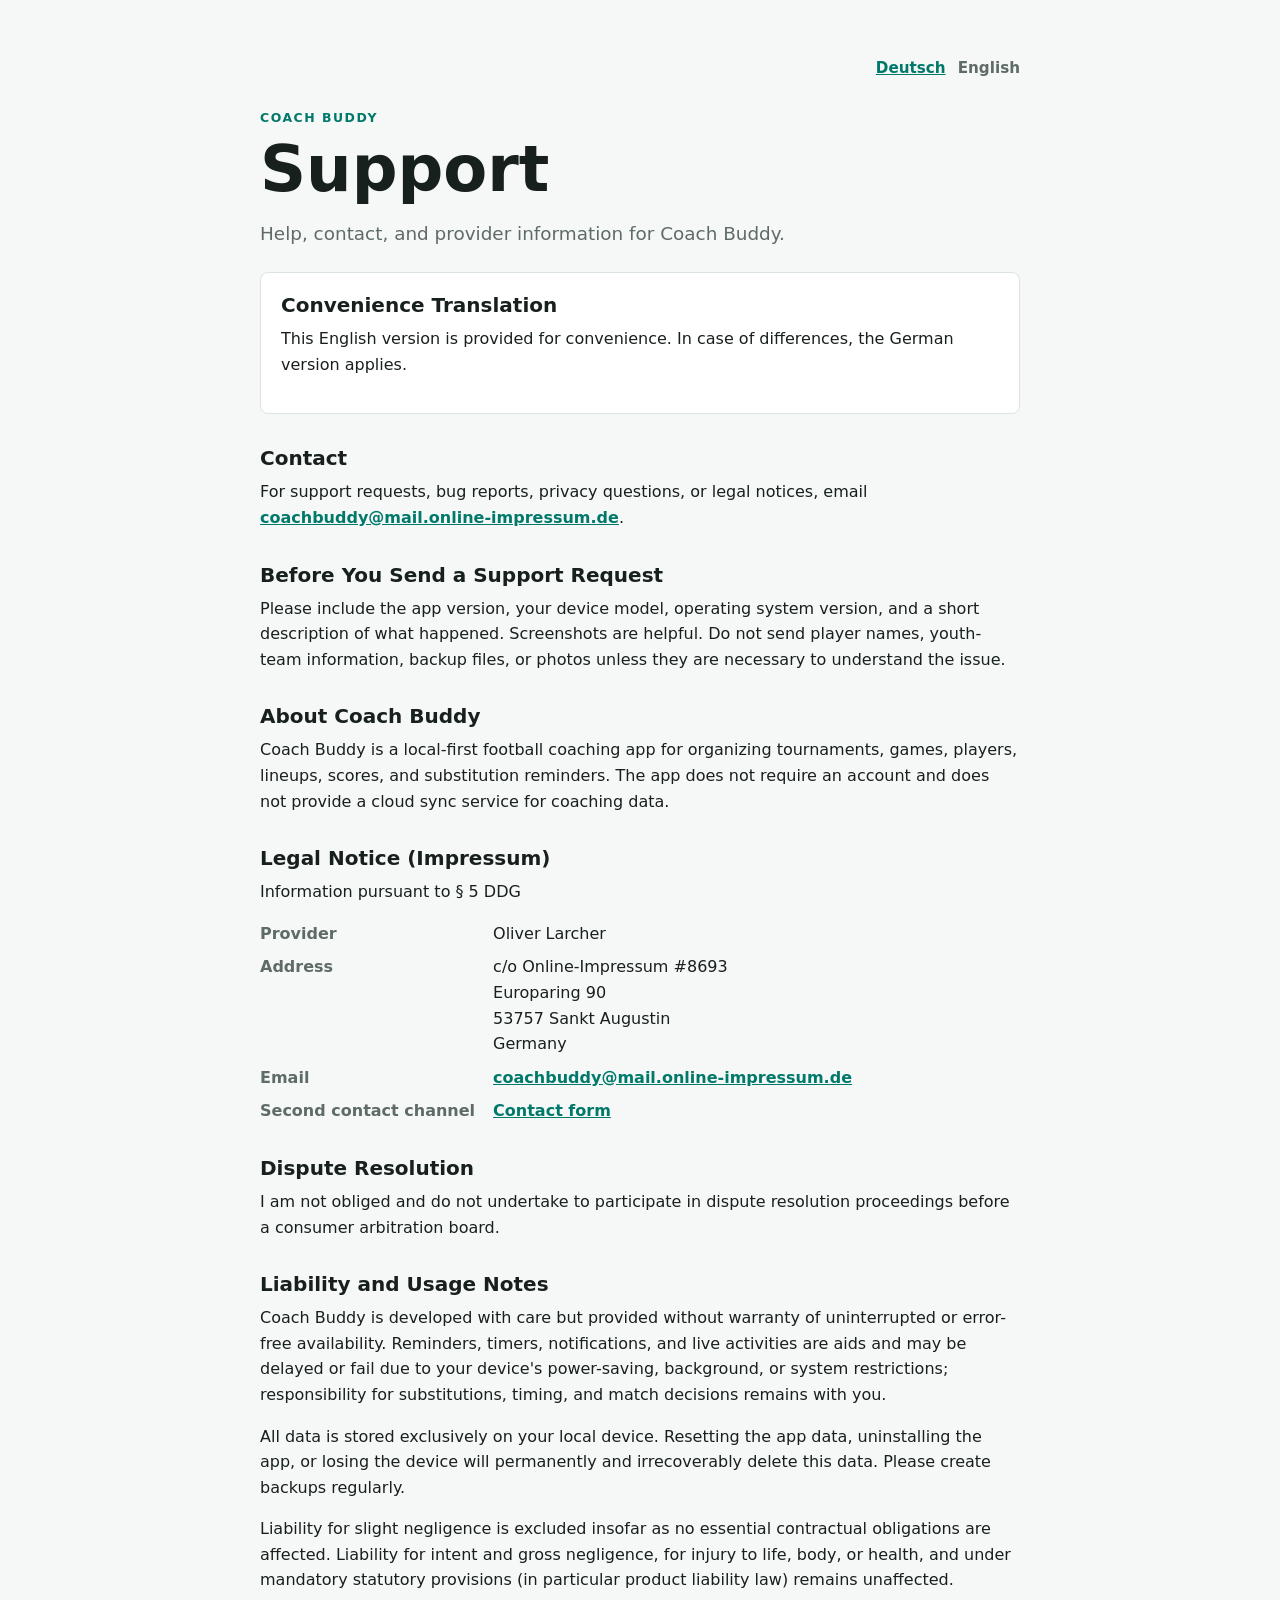
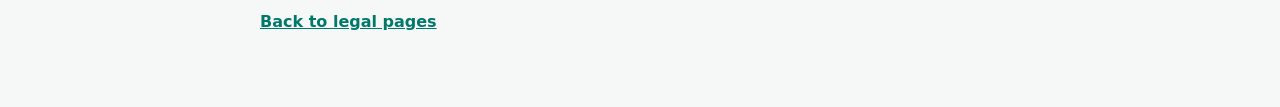
<file: support-en.html>
<!doctype html>
<html lang="en">
  <head>
    <meta charset="utf-8" />
    <meta name="viewport" content="width=device-width, initial-scale=1" />
    <title>Support - Coach Buddy</title>
    <link rel="stylesheet" href="./styles.css" />
  </head>
  <body>
    <main class="page">
      <nav class="language-switch" aria-label="Language">
        <a href="./support.html" lang="de">Deutsch</a>
        <span>English</span>
      </nav>

      <p class="eyebrow">Coach Buddy</p>
      <h1>Support</h1>
      <p class="lead">
        Help, contact, and provider information for Coach Buddy.
      </p>

      <section class="notice">
        <h2>Convenience Translation</h2>
        <p>
          This English version is provided for convenience. In case of
          differences, the German version applies.
        </p>
      </section>

      <section>
        <h2>Contact</h2>
        <p>
          For support requests, bug reports, privacy questions, or legal
          notices, email
          <a href="mailto:coachbuddy@mail.online-impressum.de">coachbuddy@mail.online-impressum.de</a>.
        </p>
      </section>

      <section>
        <h2>Before You Send a Support Request</h2>
        <p>
          Please include the app version, your device model, operating system
          version, and a short description of what happened. Screenshots are
          helpful. Do not send player names, youth-team information, backup
          files, or photos unless they are necessary to understand the issue.
        </p>
      </section>

      <section>
        <h2>About Coach Buddy</h2>
        <p>
          Coach Buddy is a local-first football coaching app for organizing
          tournaments, games, players, lineups, scores, and substitution
          reminders. The app does not require an account and does not provide a
          cloud sync service for coaching data.
        </p>
      </section>

      <section>
        <h2>Legal Notice (Impressum)</h2>
        <p>Information pursuant to § 5 DDG</p>
        <dl class="details">
          <dt>Provider</dt>
          <dd>Oliver Larcher</dd>
          <dt>Address</dt>
          <dd>
            c/o Online-Impressum #8693<br />
            Europaring 90<br />
            53757 Sankt Augustin<br />
            Germany
          </dd>
          <dt>Email</dt>
          <dd><a href="mailto:coachbuddy@mail.online-impressum.de">coachbuddy@mail.online-impressum.de</a></dd>
          <dt>Second contact channel</dt>
          <dd><a href="https://mein.online-impressum.de/coach-buddy/" target="_blank" rel="noopener">Contact form</a></dd>
        </dl>
      </section>

      <section>
        <h2>Dispute Resolution</h2>
        <p>
          I am not obliged and do not undertake to participate in dispute
          resolution proceedings before a consumer arbitration board.
        </p>
      </section>

      <section>
        <h2>Liability and Usage Notes</h2>
        <p>
          Coach Buddy is developed with care but provided without warranty of
          uninterrupted or error-free availability. Reminders, timers,
          notifications, and live activities are aids and may be delayed or fail
          due to your device's power-saving, background, or system restrictions;
          responsibility for substitutions, timing, and match decisions remains
          with you.
        </p>
        <p>
          All data is stored exclusively on your local device. Resetting the app
          data, uninstalling the app, or losing the device will permanently and
          irrecoverably delete this data. Please create backups regularly.
        </p>
        <p>
          Liability for slight negligence is excluded insofar as no essential
          contractual obligations are affected. Liability for intent and gross
          negligence, for injury to life, body, or health, and under mandatory
          statutory provisions (in particular product liability law) remains
          unaffected.
        </p>
      </section>

      <p class="back-link"><a href="./index.html">Back to legal pages</a></p>
    </main>
  </body>
</html>
</file>
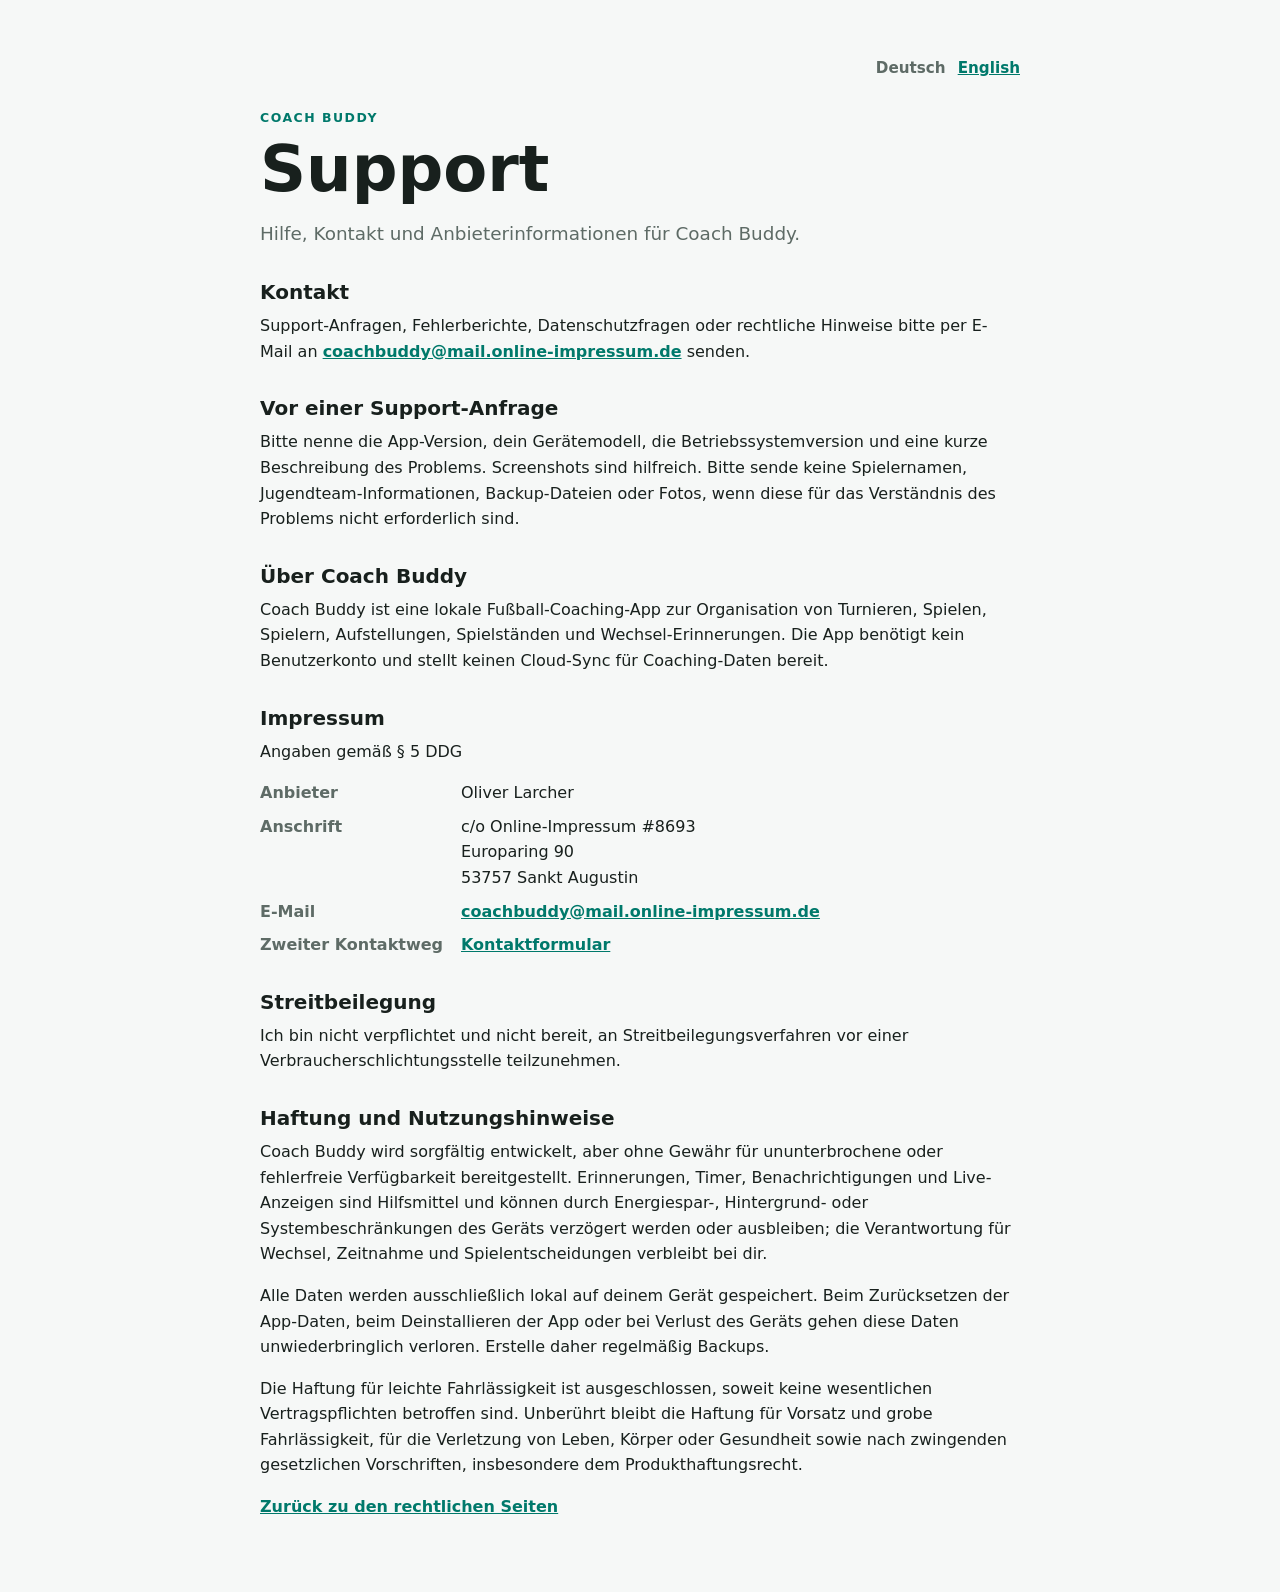
<file: support.html>
<!doctype html>
<html lang="de">
  <head>
    <meta charset="utf-8" />
    <meta name="viewport" content="width=device-width, initial-scale=1" />
    <title>Support - Coach Buddy</title>
    <link rel="stylesheet" href="./styles.css" />
  </head>
  <body>
    <main class="page">
      <nav class="language-switch" aria-label="Sprache">
        <span>Deutsch</span>
        <a href="./support-en.html" lang="en">English</a>
      </nav>

      <p class="eyebrow">Coach Buddy</p>
      <h1>Support</h1>
      <p class="lead">
        Hilfe, Kontakt und Anbieterinformationen für Coach Buddy.
      </p>

      <section>
        <h2>Kontakt</h2>
        <p>
          Support-Anfragen, Fehlerberichte, Datenschutzfragen oder rechtliche
          Hinweise bitte per E-Mail an
          <a href="mailto:coachbuddy@mail.online-impressum.de">coachbuddy@mail.online-impressum.de</a>
          senden.
        </p>
      </section>

      <section>
        <h2>Vor einer Support-Anfrage</h2>
        <p>
          Bitte nenne die App-Version, dein Gerätemodell, die
          Betriebssystemversion und eine kurze Beschreibung des Problems.
          Screenshots sind hilfreich. Bitte sende keine Spielernamen,
          Jugendteam-Informationen, Backup-Dateien oder Fotos, wenn diese für
          das Verständnis des Problems nicht erforderlich sind.
        </p>
      </section>

      <section>
        <h2>Über Coach Buddy</h2>
        <p>
          Coach Buddy ist eine lokale Fußball-Coaching-App zur Organisation von
          Turnieren, Spielen, Spielern, Aufstellungen, Spielständen und
          Wechsel-Erinnerungen. Die App benötigt kein Benutzerkonto und stellt
          keinen Cloud-Sync für Coaching-Daten bereit.
        </p>
      </section>

      <section>
        <h2>Impressum</h2>
        <p>Angaben gemäß § 5 DDG</p>
        <dl class="details">
          <dt>Anbieter</dt>
          <dd>Oliver Larcher</dd>
          <dt>Anschrift</dt>
          <dd>
            c/o Online-Impressum #8693<br />
            Europaring 90<br />
            53757 Sankt Augustin
          </dd>
          <dt>E-Mail</dt>
          <dd><a href="mailto:coachbuddy@mail.online-impressum.de">coachbuddy@mail.online-impressum.de</a></dd>
          <dt>Zweiter Kontaktweg</dt>
          <dd><a href="https://mein.online-impressum.de/coach-buddy/" target="_blank" rel="noopener">Kontaktformular</a></dd>
        </dl>
      </section>

      <section>
        <h2>Streitbeilegung</h2>
        <p>
          Ich bin nicht verpflichtet und nicht bereit, an
          Streitbeilegungsverfahren vor einer Verbraucherschlichtungsstelle
          teilzunehmen.
        </p>
      </section>

      <section>
        <h2>Haftung und Nutzungshinweise</h2>
        <p>
          Coach Buddy wird sorgfältig entwickelt, aber ohne Gewähr für
          ununterbrochene oder fehlerfreie Verfügbarkeit bereitgestellt.
          Erinnerungen, Timer, Benachrichtigungen und Live-Anzeigen sind
          Hilfsmittel und können durch Energiespar-, Hintergrund- oder
          Systembeschränkungen des Geräts verzögert werden oder ausbleiben; die
          Verantwortung für Wechsel, Zeitnahme und Spielentscheidungen verbleibt
          bei dir.
        </p>
        <p>
          Alle Daten werden ausschließlich lokal auf deinem Gerät gespeichert.
          Beim Zurücksetzen der App-Daten, beim Deinstallieren der App oder bei
          Verlust des Geräts gehen diese Daten unwiederbringlich verloren.
          Erstelle daher regelmäßig Backups.
        </p>
        <p>
          Die Haftung für leichte Fahrlässigkeit ist ausgeschlossen, soweit
          keine wesentlichen Vertragspflichten betroffen sind. Unberührt bleibt
          die Haftung für Vorsatz und grobe Fahrlässigkeit, für die Verletzung
          von Leben, Körper oder Gesundheit sowie nach zwingenden gesetzlichen
          Vorschriften, insbesondere dem Produkthaftungsrecht.
        </p>
      </section>

      <p class="back-link"><a href="./index.html">Zurück zu den rechtlichen Seiten</a></p>
    </main>
  </body>
</html>
</file>
<file: styles.css>
:root {
  color-scheme: light dark;
  --background: #f6f8f7;
  --foreground: #18201d;
  --muted: #5e6b66;
  --accent: #00796b;
  --panel: #ffffff;
  --border: #dce4e0;
}

@media (prefers-color-scheme: dark) {
  :root {
    --background: #111614;
    --foreground: #f1f6f4;
    --muted: #a7b4af;
    --accent: #80cbc4;
    --panel: #17201d;
    --border: #2d3a36;
  }
}

* {
  box-sizing: border-box;
}

body {
  margin: 0;
  background: var(--background);
  color: var(--foreground);
  font-family:
    Inter, ui-sans-serif, system-ui, -apple-system, BlinkMacSystemFont, "Segoe UI",
    sans-serif;
  line-height: 1.6;
}

a {
  color: var(--accent);
  font-weight: 650;
}

.page {
  width: min(760px, calc(100% - 32px));
  margin: 0 auto;
  padding: 56px 0;
}

.eyebrow {
  margin: 0 0 8px;
  color: var(--accent);
  font-size: 0.78rem;
  font-weight: 800;
  letter-spacing: 0.12em;
  text-transform: uppercase;
}

h1 {
  margin: 0 0 16px;
  font-size: clamp(2.25rem, 6vw, 4rem);
  line-height: 1.04;
}

h2 {
  margin: 32px 0 8px;
  font-size: 1.25rem;
  line-height: 1.25;
}

p {
  margin: 0 0 16px;
}

ul {
  margin: 0 0 16px;
  padding-left: 22px;
}

li {
  margin: 0 0 8px;
}

table {
  width: 100%;
  border-collapse: collapse;
  margin: 16px 0 24px;
}

th,
td {
  border: 1px solid var(--border);
  padding: 12px;
  text-align: left;
  vertical-align: top;
}

th {
  background: var(--panel);
}

.notice {
  border: 1px solid var(--border);
  border-radius: 8px;
  background: var(--panel);
  margin: 24px 0;
  padding: 20px;
}

.notice h2 {
  margin-top: 0;
}

.language-switch {
  display: flex;
  gap: 12px;
  justify-content: flex-end;
  margin: 0 0 28px;
  color: var(--muted);
  font-size: 0.95rem;
}

.language-switch span {
  font-weight: 750;
}

.details {
  display: grid;
  grid-template-columns: max-content 1fr;
  gap: 8px 18px;
  margin: 0 0 16px;
}

.details dt {
  color: var(--muted);
  font-weight: 700;
}

.details dd {
  margin: 0;
}

.lead {
  color: var(--muted);
  font-size: 1.15rem;
}

.updated,
.back-link,
.muted {
  color: var(--muted);
}

.link-list {
  display: grid;
  gap: 12px;
  margin-top: 32px;
}

.link-list a {
  display: block;
  border: 1px solid var(--border);
  border-radius: 8px;
  background: var(--panel);
  padding: 18px 20px;
  text-decoration: none;
}

/* On narrow screens, stack table rows into labeled cards instead of squeezing columns. */
@media (max-width: 600px) {
  table {
    display: block;
  }

  thead {
    position: absolute;
    width: 1px;
    height: 1px;
    margin: -1px;
    padding: 0;
    overflow: hidden;
    clip: rect(0 0 0 0);
    white-space: nowrap;
    border: 0;
  }

  tbody,
  tr,
  td {
    display: block;
    width: 100%;
  }

  tr {
    border: 1px solid var(--border);
    border-radius: 8px;
    background: var(--panel);
    margin: 0 0 12px;
    padding: 4px 0;
  }

  td {
    border: 0;
    padding: 6px 16px;
  }

  td::before {
    content: attr(data-label);
    display: block;
    margin-bottom: 2px;
    color: var(--muted);
    font-size: 0.72rem;
    font-weight: 800;
    letter-spacing: 0.08em;
    text-transform: uppercase;
  }
}
</file>
